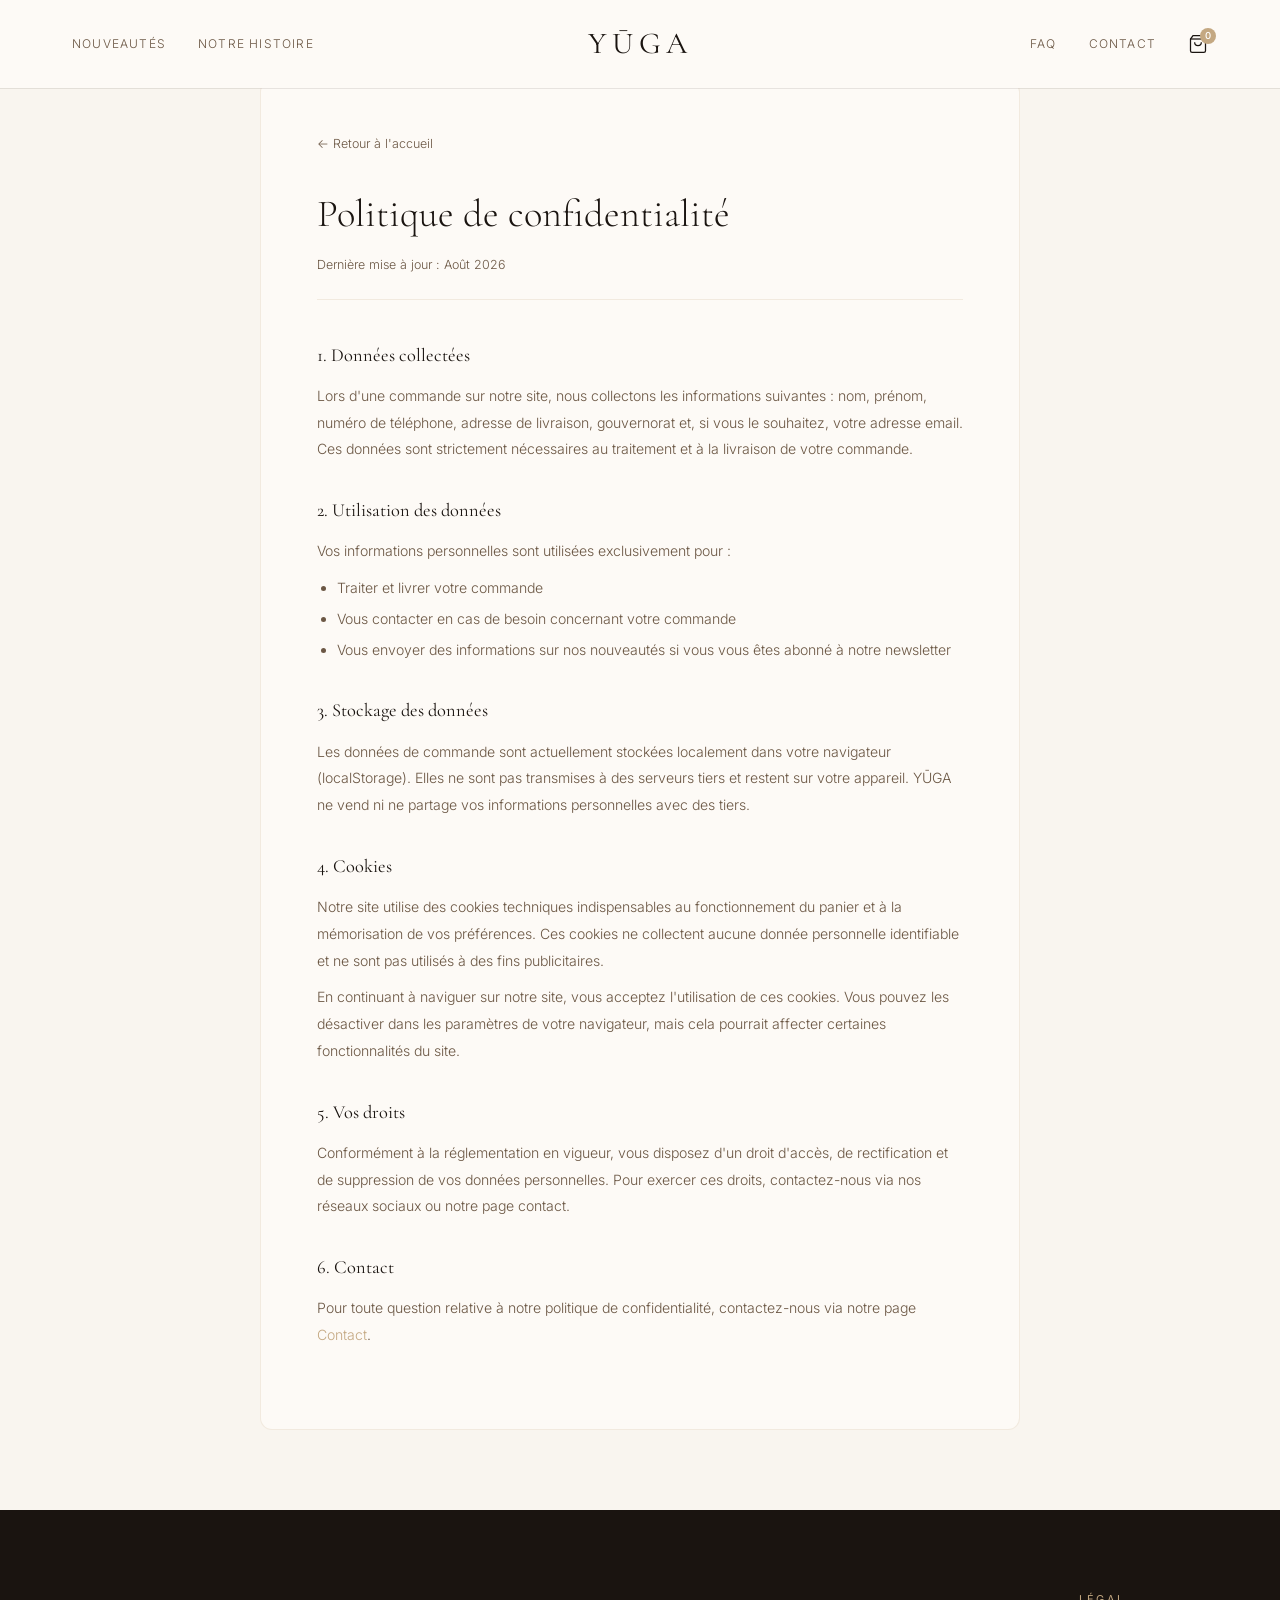
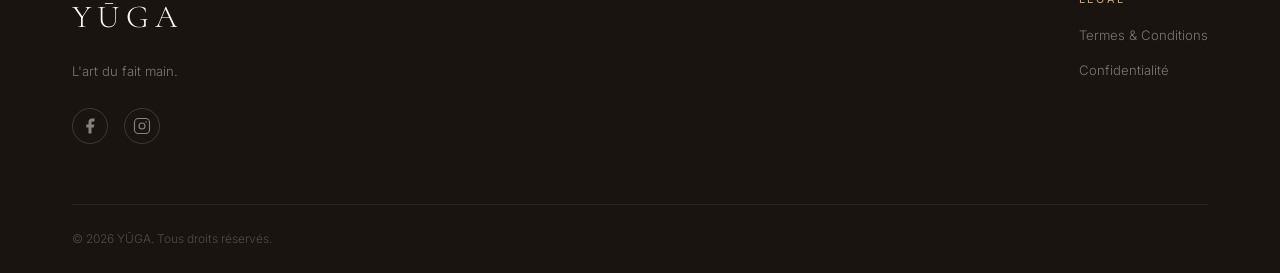
<file: confidentialite.html>
<!DOCTYPE html>
<html lang="fr">
<head>
  <meta charset="UTF-8" />
  <meta name="viewport" content="width=device-width, initial-scale=1.0" />
  <title>Confidentialité — YŪGA</title>
  <link rel="icon" type="image/png" href="Logo/ICON.png" />
  <link rel="preconnect" href="https://fonts.googleapis.com" />
  <link rel="preconnect" href="https://fonts.gstatic.com" crossorigin />
  <link href="https://fonts.googleapis.com/css2?family=Cormorant+Garamond:ital,wght@0,300;0,400;0,500;0,600;1,300;1,400&family=Inter:wght@300;400;500&display=swap" rel="stylesheet" />
  <link rel="stylesheet" href="style.css" />
  <link rel="stylesheet" href="legal.css" />
</head>
<body class="page-legal">

  <header class="header header--static" id="header">
    <nav class="nav">
      <div class="nav__left">
        <a href="produits.html" class="nav__link">Nouveautés</a>
        <a href="index.html#story" class="nav__link">Notre Histoire</a>
      </div>
      <a href="index.html" class="nav__logo">YŪGA</a>
      <div class="nav__right">
        <a href="index.html#faq" class="nav__link">FAQ</a>
        <a href="index.html#contact" class="nav__link">Contact</a>
        <button class="nav__cart" aria-label="Panier">
          <svg width="20" height="20" viewBox="0 0 24 24" fill="none" stroke="currentColor" stroke-width="1.5"><path d="M6 2L3 6v14a2 2 0 002 2h14a2 2 0 002-2V6l-3-4z"/><line x1="3" y1="6" x2="21" y2="6"/><path d="M16 10a4 4 0 01-8 0"/></svg>
          <span class="cart-count">0</span>
        </button>
      </div>
    </nav>
  </header>

  <div class="legal-page">
    <div class="legal-inner">
      <a href="index.html" class="legal-back">← Retour à l'accueil</a>
      <h1 class="legal-title">Politique de confidentialité</h1>
      <p class="legal-updated">Dernière mise à jour : Août 2026</p>

      <div class="legal-section">
        <h2>1. Données collectées</h2>
        <p>Lors d'une commande sur notre site, nous collectons les informations suivantes : nom, prénom, numéro de téléphone, adresse de livraison, gouvernorat et, si vous le souhaitez, votre adresse email. Ces données sont strictement nécessaires au traitement et à la livraison de votre commande.</p>
      </div>

      <div class="legal-section">
        <h2>2. Utilisation des données</h2>
        <p>Vos informations personnelles sont utilisées exclusivement pour :</p>
        <ul>
          <li>Traiter et livrer votre commande</li>
          <li>Vous contacter en cas de besoin concernant votre commande</li>
          <li>Vous envoyer des informations sur nos nouveautés si vous vous êtes abonné à notre newsletter</li>
        </ul>
      </div>

      <div class="legal-section">
        <h2>3. Stockage des données</h2>
        <p>Les données de commande sont actuellement stockées localement dans votre navigateur (localStorage). Elles ne sont pas transmises à des serveurs tiers et restent sur votre appareil. YŪGA ne vend ni ne partage vos informations personnelles avec des tiers.</p>
      </div>

      <div class="legal-section">
        <h2>4. Cookies</h2>
        <p>Notre site utilise des cookies techniques indispensables au fonctionnement du panier et à la mémorisation de vos préférences. Ces cookies ne collectent aucune donnée personnelle identifiable et ne sont pas utilisés à des fins publicitaires.</p>
        <p>En continuant à naviguer sur notre site, vous acceptez l'utilisation de ces cookies. Vous pouvez les désactiver dans les paramètres de votre navigateur, mais cela pourrait affecter certaines fonctionnalités du site.</p>
      </div>

      <div class="legal-section">
        <h2>5. Vos droits</h2>
        <p>Conformément à la réglementation en vigueur, vous disposez d'un droit d'accès, de rectification et de suppression de vos données personnelles. Pour exercer ces droits, contactez-nous via nos réseaux sociaux ou notre page contact.</p>
      </div>

      <div class="legal-section">
        <h2>6. Contact</h2>
        <p>Pour toute question relative à notre politique de confidentialité, contactez-nous via notre page <a href="index.html#contact">Contact</a>.</p>
      </div>
    </div>
  </div>

  <footer class="footer">
    <div class="container">
      <div class="footer__top">
        <div class="footer__brand">
          <a href="index.html" class="footer__logo">YŪGA</a>
          <p>L'art du fait main.</p>
          <div class="footer__social">
            <a href="https://www.facebook.com/yuga.universe" target="_blank" rel="noopener" aria-label="Facebook"><svg width="18" height="18" viewBox="0 0 24 24" fill="currentColor"><path d="M18 2h-3a5 5 0 00-5 5v3H7v4h3v8h4v-8h3l1-4h-4V7a1 1 0 011-1h3z"/></svg></a>
            <a href="https://www.instagram.com/yuga.universe" target="_blank" rel="noopener" aria-label="Instagram"><svg width="18" height="18" viewBox="0 0 24 24" fill="none" stroke="currentColor" stroke-width="1.5"><rect x="2" y="2" width="20" height="20" rx="5"/><circle cx="12" cy="12" r="4"/><circle cx="17.5" cy="6.5" r="1" fill="currentColor" stroke="none"/></svg></a>
          </div>
        </div>
        <div class="footer__nav">
          <div class="footer__col">
            <h5>Légal</h5>
            <a href="termes.html">Termes & Conditions</a>
            <a href="confidentialite.html">Confidentialité</a>
          </div>
        </div>
      </div>
      <div class="footer__bottom"><p>© 2026 YŪGA. Tous droits réservés.</p></div>
    </div>
  </footer>

  <div class="cart-drawer" id="cartDrawer" aria-hidden="true">
    <div class="cart-drawer__overlay" id="cartOverlay"></div>
    <div class="cart-drawer__panel">
      <div class="cart-drawer__head"><h3>Panier</h3><button class="cart-drawer__close" id="cartClose">✕</button></div>
      <div class="cart-drawer__body" id="cartBody"></div>
      <div class="cart-drawer__footer">
        <div class="cart-drawer__total"><span>Total</span><span id="cartTotal">0.00 DT</span></div>
        <button class="btn btn--primary cart-drawer__checkout" onclick="window.location.href='commande.html'">Passer la commande</button>
      </div>
    </div>
  </div>
  <div class="toast" id="toast"></div>
  <script src="app.js"></script>
</body>
</html>
</file>
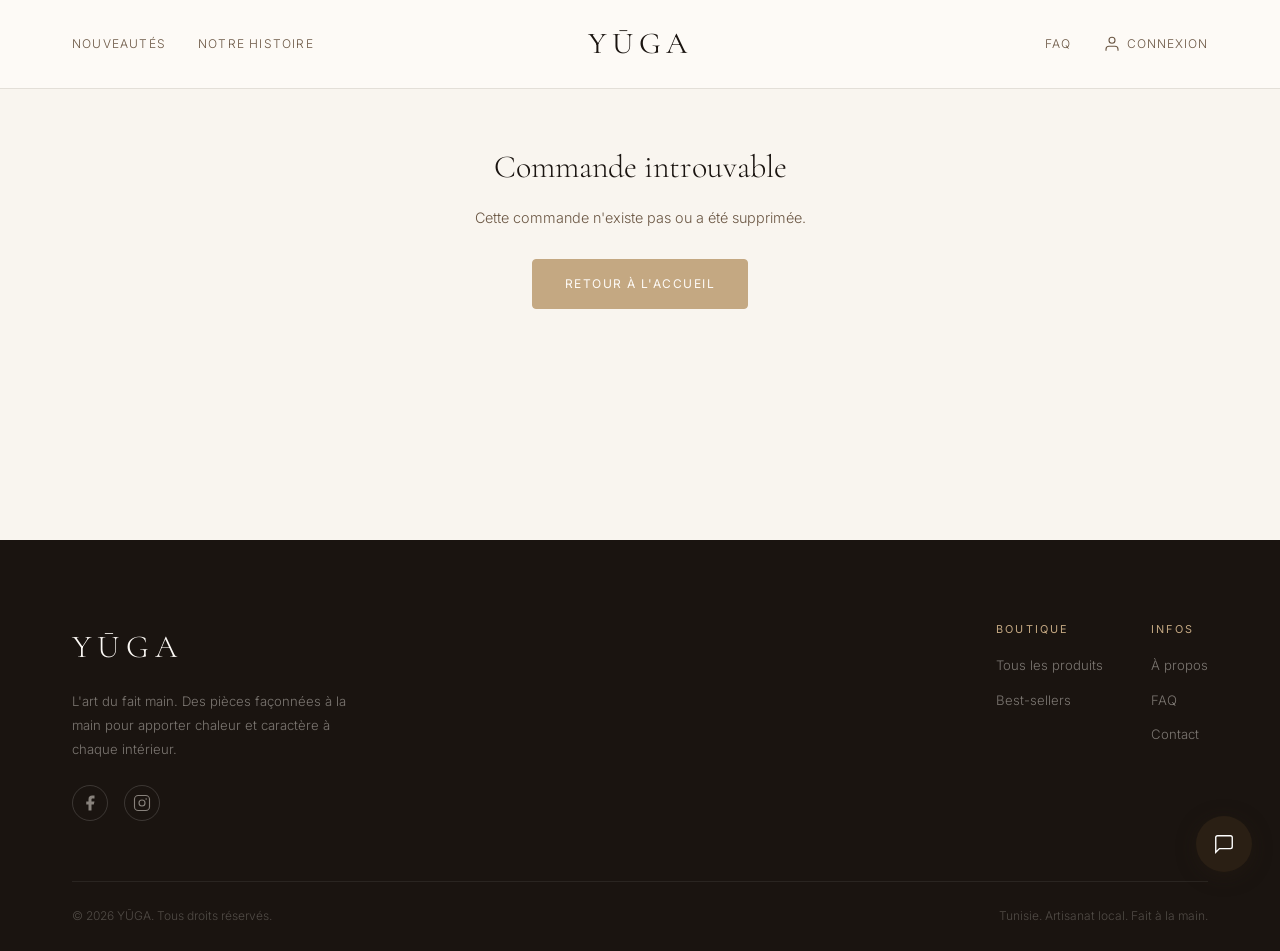
<file: ma-commande.html>
<!DOCTYPE html>
<html lang="fr">
<head>
  <meta charset="UTF-8" />
  <meta name="viewport" content="width=device-width, initial-scale=1.0" />
  <title>Ma Commande — YŪGA</title>
  <link rel="icon" type="image/png" href="Logo/ICON.png" />
  <link rel="preconnect" href="https://fonts.googleapis.com" />
  <link rel="preconnect" href="https://fonts.gstatic.com" crossorigin />
  <link href="https://fonts.googleapis.com/css2?family=Cormorant+Garamond:ital,wght@0,300;0,400;0,500;0,600;1,300;1,400&family=Inter:wght@300;400;500&display=swap" rel="stylesheet" />
  <link rel="stylesheet" href="style.css" />
  <link rel="stylesheet" href="chatbot.css" />
  <link rel="stylesheet" href="produits.css" />
  <link rel="stylesheet" href="ma-commande.css" />
</head>
<body class="page-products page-order">

  <!-- NAVBAR — same as produits.html -->
  <header class="header header--static" id="header">
    <nav class="nav">
      <div class="nav__left">
        <a href="produits.html" class="nav__link">Nouveautés</a>
        <a href="index.html#story" class="nav__link">Notre Histoire</a>
      </div>
      <a href="index.html" class="nav__logo">YŪGA</a>
      <div class="nav__right">
        <a href="index.html#faq" class="nav__link">FAQ</a>
        <div class="nav__user" id="navUser"></div>
        <button class="nav__notif" id="navNotif" style="display:none" aria-label="Notifications"><svg width="20" height="20" viewBox="0 0 24 24" fill="none" stroke="currentColor" stroke-width="1.5"><path d="M18 8A6 6 0 006 8c0 7-3 9-3 9h18s-3-2-3-9"/><path d="M13.73 21a2 2 0 01-3.46 0"/></svg><span class="notif-dot" id="notifDot"></span><div class="notif-popup" id="notifPopup"><div class="notif-popup__head">Notifications</div><div class="notif-list" id="notifList"></div></div></button>
      </div>
    </nav>
  </header>

  <!-- PAGE CONTENT -->
  <div class="order-page">
    <div class="order-page__inner" id="orderContent">
    </div>
  </div>

  <!-- FOOTER — same as produits.html -->
  <footer class="footer">
    <div class="container">
      <div class="footer__top">
        <div class="footer__brand">
          <a href="index.html" class="footer__logo">YŪGA</a>
          <p>L'art du fait main. Des pièces façonnées à la main pour apporter chaleur et caractère à chaque intérieur.</p>
          <div class="footer__social">
            <a href="https://www.facebook.com/yuga.universe" target="_blank" rel="noopener" aria-label="Facebook">
              <svg width="18" height="18" viewBox="0 0 24 24" fill="currentColor"><path d="M18 2h-3a5 5 0 00-5 5v3H7v4h3v8h4v-8h3l1-4h-4V7a1 1 0 011-1h3z"/></svg>
            </a>
            <a href="https://www.instagram.com/yuga.universe" target="_blank" rel="noopener" aria-label="Instagram">
              <svg width="18" height="18" viewBox="0 0 24 24" fill="none" stroke="currentColor" stroke-width="1.5"><rect x="2" y="2" width="20" height="20" rx="5"/><circle cx="12" cy="12" r="4"/><circle cx="17.5" cy="6.5" r="1" fill="currentColor" stroke="none"/></svg>
            </a>
          </div>
        </div>
        <div class="footer__nav">
          <div class="footer__col">
            <h5>Boutique</h5>
            <a href="produits.html">Tous les produits</a>
            <a href="index.html#products">Best-sellers</a>
          </div>
          <div class="footer__col">
            <h5>Infos</h5>
            <a href="index.html#story">À propos</a>
            <a href="index.html#faq">FAQ</a>
            <a href="index.html#contact">Contact</a>
          </div>
        </div>
      </div>
      <div class="footer__bottom">
        <p>© 2026 YŪGA. Tous droits réservés.</p>
        <p>Tunisie. Artisanat local. Fait à la main.</p>
      </div>
    </div>
  </footer>

  <!-- Decline confirm -->
  <div class="confirm-overlay" id="declineOverlay">
    <div class="confirm-box">
      <div class="confirm-icon">⚠️</div>
      <h3>Annuler la commande ?</h3>
      <p>Êtes-vous sûr de vouloir  cette commande ? Notre équipe sera informée.</p>
      <div class="confirm-actions">
        <button class="confirm-btn confirm-btn--cancel" id="declineCancel">Annuler</button>
        <button class="confirm-btn confirm-btn--delete" id="declineOk">Annuler</button>
      </div>
    </div>
  </div>

  <!-- Cart drawer -->
  <div class="cart-drawer" id="cartDrawer" aria-hidden="true">
    <div class="cart-drawer__overlay" id="cartOverlay"></div>
    <div class="cart-drawer__panel">
      <div class="cart-drawer__head">
        <h3>Panier</h3>
        <button class="cart-drawer__close" id="cartClose" aria-label="Fermer">✕</button>
      </div>
      <div class="cart-drawer__body" id="cartBody"></div>
      <div class="cart-drawer__footer">
        <div class="cart-drawer__total">
          <span>Total</span>
          <span id="cartTotal">0.00 DT</span>
        </div>
        <button class="btn btn--primary cart-drawer__checkout" onclick="window.location.href='commande.html'">Passer la commande</button>
      </div>
    </div>
  </div>

  <div class="toast" id="toast"></div>

  <script src="auth-nav.js"></script>
  <script src="app.js"></script>
  <script src="chatbot.js"></script>
  <script src="produits.js"></script>
  <script src="ma-commande.js"></script>
</body>
</html>
</file>
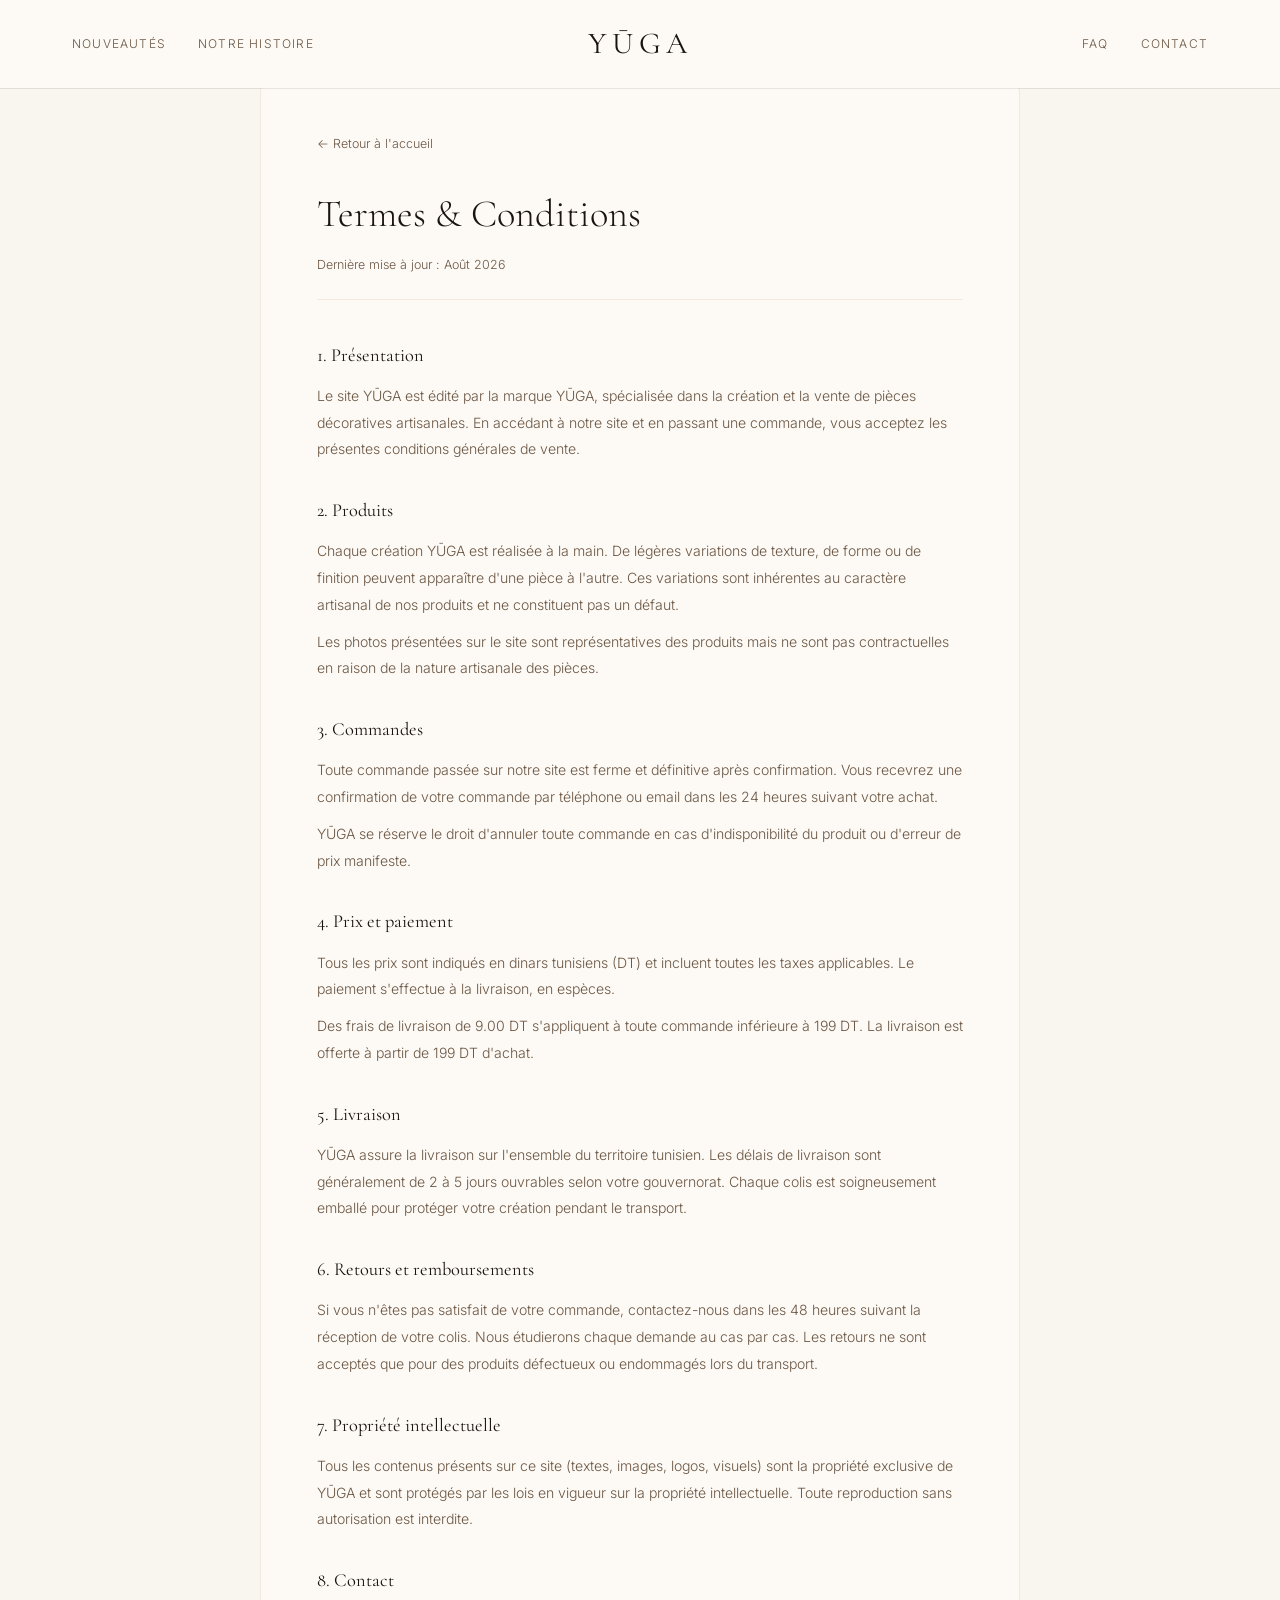
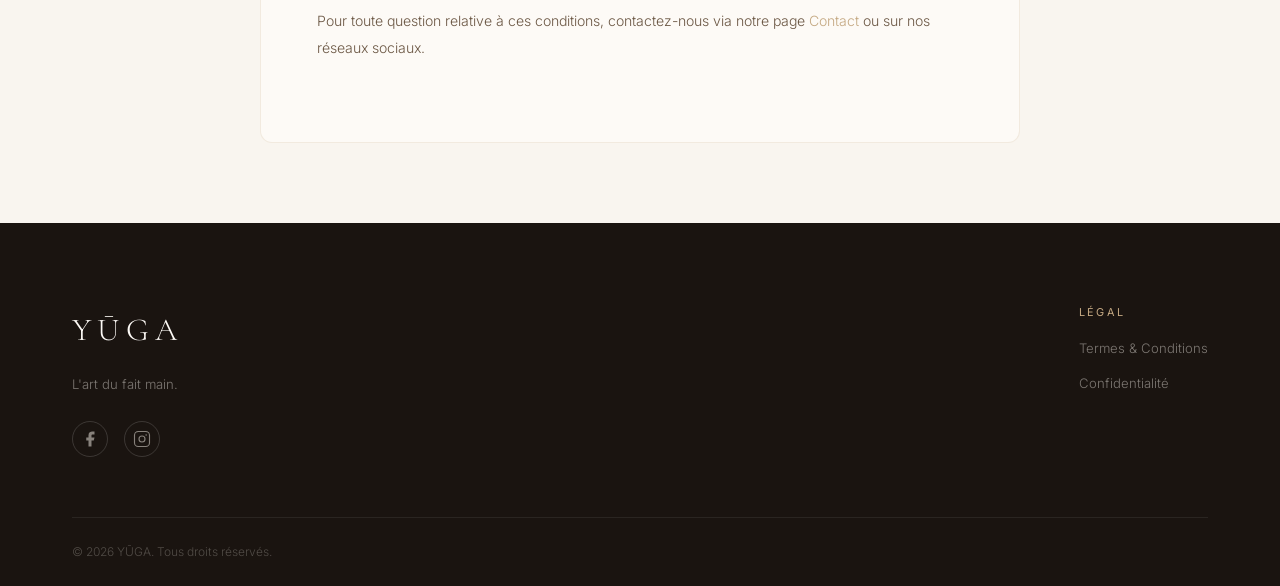
<file: termes.html>
<!DOCTYPE html>
<html lang="fr">
<head>
  <meta charset="UTF-8" />
  <meta name="viewport" content="width=device-width, initial-scale=1.0" />
  <title>Termes & Conditions — YŪGA</title>
  <link rel="icon" type="image/png" href="Logo/ICON.png" />
  <link rel="preconnect" href="https://fonts.googleapis.com" />
  <link rel="preconnect" href="https://fonts.gstatic.com" crossorigin />
  <link href="https://fonts.googleapis.com/css2?family=Cormorant+Garamond:ital,wght@0,300;0,400;0,500;0,600;1,300;1,400&family=Inter:wght@300;400;500&display=swap" rel="stylesheet" />
  <link rel="stylesheet" href="style.css" />
  <link rel="stylesheet" href="legal.css" />
</head>
<body class="page-legal">

  <header class="header header--static" id="header">
    <nav class="nav">
      <div class="nav__left">
        <a href="produits.html" class="nav__link">Nouveautés</a>
        <a href="index.html#story" class="nav__link">Notre Histoire</a>
      </div>
      <a href="index.html" class="nav__logo">YŪGA</a>
      <div class="nav__right">
        <a href="index.html#faq" class="nav__link">FAQ</a>
        <a href="index.html#contact" class="nav__link">Contact</a>
      </div>
    </nav>
  </header>

  <div class="legal-page">
    <div class="legal-inner">
      <a href="index.html" class="legal-back">← Retour à l'accueil</a>
      <h1 class="legal-title">Termes & Conditions</h1>
      <p class="legal-updated">Dernière mise à jour : Août 2026</p>

      <div class="legal-section">
        <h2>1. Présentation</h2>
        <p>Le site YŪGA est édité par la marque YŪGA, spécialisée dans la création et la vente de pièces décoratives artisanales. En accédant à notre site et en passant une commande, vous acceptez les présentes conditions générales de vente.</p>
      </div>

      <div class="legal-section">
        <h2>2. Produits</h2>
        <p>Chaque création YŪGA est réalisée à la main. De légères variations de texture, de forme ou de finition peuvent apparaître d'une pièce à l'autre. Ces variations sont inhérentes au caractère artisanal de nos produits et ne constituent pas un défaut.</p>
        <p>Les photos présentées sur le site sont représentatives des produits mais ne sont pas contractuelles en raison de la nature artisanale des pièces.</p>
      </div>

      <div class="legal-section">
        <h2>3. Commandes</h2>
        <p>Toute commande passée sur notre site est ferme et définitive après confirmation. Vous recevrez une confirmation de votre commande par téléphone ou email dans les 24 heures suivant votre achat.</p>
        <p>YŪGA se réserve le droit d'annuler toute commande en cas d'indisponibilité du produit ou d'erreur de prix manifeste.</p>
      </div>

      <div class="legal-section">
        <h2>4. Prix et paiement</h2>
        <p>Tous les prix sont indiqués en dinars tunisiens (DT) et incluent toutes les taxes applicables. Le paiement s'effectue à la livraison, en espèces.</p>
        <p>Des frais de livraison de 9.00 DT s'appliquent à toute commande inférieure à 199 DT. La livraison est offerte à partir de 199 DT d'achat.</p>
      </div>

      <div class="legal-section">
        <h2>5. Livraison</h2>
        <p>YŪGA assure la livraison sur l'ensemble du territoire tunisien. Les délais de livraison sont généralement de 2 à 5 jours ouvrables selon votre gouvernorat. Chaque colis est soigneusement emballé pour protéger votre création pendant le transport.</p>
      </div>

      <div class="legal-section">
        <h2>6. Retours et remboursements</h2>
        <p>Si vous n'êtes pas satisfait de votre commande, contactez-nous dans les 48 heures suivant la réception de votre colis. Nous étudierons chaque demande au cas par cas. Les retours ne sont acceptés que pour des produits défectueux ou endommagés lors du transport.</p>
      </div>

      <div class="legal-section">
        <h2>7. Propriété intellectuelle</h2>
        <p>Tous les contenus présents sur ce site (textes, images, logos, visuels) sont la propriété exclusive de YŪGA et sont protégés par les lois en vigueur sur la propriété intellectuelle. Toute reproduction sans autorisation est interdite.</p>
      </div>

      <div class="legal-section">
        <h2>8. Contact</h2>
        <p>Pour toute question relative à ces conditions, contactez-nous via notre page <a href="index.html#contact">Contact</a> ou sur nos réseaux sociaux.</p>
      </div>
    </div>
  </div>

  <footer class="footer">
    <div class="container">
      <div class="footer__top">
        <div class="footer__brand">
          <a href="index.html" class="footer__logo">YŪGA</a>
          <p>L'art du fait main.</p>
          <div class="footer__social">
            <a href="https://www.facebook.com/yuga.universe" target="_blank" rel="noopener" aria-label="Facebook"><svg width="18" height="18" viewBox="0 0 24 24" fill="currentColor"><path d="M18 2h-3a5 5 0 00-5 5v3H7v4h3v8h4v-8h3l1-4h-4V7a1 1 0 011-1h3z"/></svg></a>
            <a href="https://www.instagram.com/yuga.universe" target="_blank" rel="noopener" aria-label="Instagram"><svg width="18" height="18" viewBox="0 0 24 24" fill="none" stroke="currentColor" stroke-width="1.5"><rect x="2" y="2" width="20" height="20" rx="5"/><circle cx="12" cy="12" r="4"/><circle cx="17.5" cy="6.5" r="1" fill="currentColor" stroke="none"/></svg></a>
          </div>
        </div>
        <div class="footer__nav">
          <div class="footer__col">
            <h5>Légal</h5>
            <a href="termes.html">Termes & Conditions</a>
            <a href="confidentialite.html">Confidentialité</a>
          </div>
        </div>
      </div>
      <div class="footer__bottom">
        <p>© 2026 YŪGA. Tous droits réservés.</p>
      </div>
    </div>
  </footer>

  <div class="cart-drawer" id="cartDrawer" aria-hidden="true">
    <div class="cart-drawer__overlay" id="cartOverlay"></div>
    <div class="cart-drawer__panel">
      <div class="cart-drawer__head"><h3>Panier</h3><button class="cart-drawer__close" id="cartClose">✕</button></div>
      <div class="cart-drawer__body" id="cartBody"></div>
      <div class="cart-drawer__footer">
        <div class="cart-drawer__total"><span>Total</span><span id="cartTotal">0.00 DT</span></div>
        <button class="btn btn--primary cart-drawer__checkout" onclick="window.location.href='commande.html'">Passer la commande</button>
      </div>
    </div>
  </div>
  <div class="toast" id="toast"></div>
  <script src="app.js"></script>
</body>
</html>
</file>
<file: style.css>
/* ===========================
   YŪGA — Base & Reset
=========================== */
*, *::before, *::after { box-sizing: border-box; margin: 0; padding: 0; }

:root {
  --sand:    #f5f0e8;
  --sand-2:  #ede6d6;
  --clay:    #c4a882;
  --clay-2:  #a8896a;
  --espresso:#2a1f14;
  --ink:     #1a1410;
  --warm-mid:#6b5744;
  --white:   #fdfaf6;
  --off:     #f9f5ef;

  --font-serif: 'Cormorant Garamond', Georgia, serif;
  --font-sans:  'Inter', system-ui, sans-serif;

  --radius: 4px;
  --transition: 0.4s cubic-bezier(0.25, 0.46, 0.45, 0.94);
}

html { scroll-behavior: smooth; font-size: 16px; }

body {
  background: var(--white);
  color: var(--ink);
  font-family: var(--font-sans);
  font-weight: 300;
  line-height: 1.7;
  overflow-x: hidden;
}

a { text-decoration: none; color: inherit; }
img { display: block; max-width: 100%; }
button { cursor: pointer; border: none; background: none; font-family: inherit; }

.container { max-width: 1200px; margin: 0 auto; padding: 0 32px; }

/* ===========================
   Reveal Animations
=========================== */
.reveal {
  opacity: 0;
  transform: translateY(32px);
  transition: opacity 0.7s ease, transform 0.7s ease;
}
.reveal.visible {
  opacity: 1;
  transform: translateY(0);
}

/* ===========================
   Announcement Bar
=========================== */
.announcement-bar {
  background: var(--espresso);
  color: var(--sand);
  font-size: 0.72rem;
  letter-spacing: 0.12em;
  text-transform: uppercase;
  text-align: center;
  padding: 10px 16px;
  display: flex;
  justify-content: center;
  align-items: center;
  gap: 16px;
  flex-wrap: wrap;
}
.announcement-bar .dot { opacity: 0.4; }

/* ===========================
   Header / Nav
=========================== */
.header {
  position: fixed;
  top: 36px;
  left: 0; right: 0;
  z-index: 100;
  transition: top 0.3s, background 0.3s, box-shadow 0.3s;
}
.header.scrolled {
  top: 0;
  background: rgba(253, 250, 246, 0.96);
  backdrop-filter: blur(12px);
  box-shadow: 0 1px 0 rgba(42,31,20,0.08);
}
.nav {
  max-width: 1200px;
  margin: 0 auto;
  padding: 18px 32px;
  display: flex;
  align-items: center;
  justify-content: space-between;
}
.nav__left, .nav__right {
  display: flex;
  align-items: center;
  gap: 32px;
  flex: 1;
}
.nav__right { justify-content: flex-end; }
.nav__logo {
  font-family: var(--font-serif);
  font-size: 1.9rem;
  font-weight: 400;
  letter-spacing: 0.18em;
  color: var(--white);
  transition: color 0.25s;
}
.header.scrolled .nav__logo { color: var(--ink); }

/* Navbar turns white on hover */
.header:hover {
  background: rgba(253, 250, 246, 0.98) !important;
  backdrop-filter: blur(12px);
  box-shadow: 0 1px 0 rgba(42,31,20,0.08);
}
.header:hover .nav__logo { color: var(--ink); }
.header:hover .nav__link { color: var(--warm-mid); }
.header:hover .nav__cart { color: var(--ink); }
.nav__link {
  font-size: 0.75rem;
  letter-spacing: 0.1em;
  text-transform: uppercase;
  color: var(--warm-mid);
  transition: color 0.2s;
}
.nav__link:hover { color: var(--ink); }
.nav__cart {
  position: relative;
  color: var(--ink);
  display: flex;
  align-items: center;
}
.cart-count {
  position: absolute;
  top: -6px; right: -8px;
  background: var(--clay);
  color: white;
  font-size: 0.6rem;
  font-weight: 500;
  width: 16px; height: 16px;
  border-radius: 50%;
  display: flex;
  align-items: center;
  justify-content: center;
}

/* ===========================
   Hero
=========================== */
.hero {
  min-height: 100vh;
  display: flex;
  align-items: center;
  justify-content: center;
  position: relative;
  overflow: hidden;
  background: var(--espresso);
}
.hero__bg {
  position: absolute;
  inset: 0;
}
.hero__bg-img {
  width: 100%; height: 100%;
  object-fit: cover;
  object-position: center;
  display: block;
}
.hero__overlay {
  position: absolute;
  inset: 0;
  background: linear-gradient(180deg, rgba(26,20,16,0.2) 0%, rgba(26,20,16,0.6) 100%);
}
.hero__noise {
  position: absolute;
  inset: 0;
  opacity: 0.04;
  background-image: url("data:image/svg+xml,%3Csvg viewBox='0 0 256 256' xmlns='http://www.w3.org/2000/svg'%3E%3Cfilter id='noise'%3E%3CfeTurbulence type='fractalNoise' baseFrequency='0.9' numOctaves='4' stitchTiles='stitch'/%3E%3C/filter%3E%3Crect width='100%25' height='100%25' filter='url(%23noise)'/%3E%3C/svg%3E");
  background-size: 200px;
}
.hero__content {
  position: relative;
  z-index: 2;
  text-align: center;
  padding: 0 24px;
  max-width: 800px;
}
.hero__eyebrow {
  font-size: 0.72rem;
  letter-spacing: 0.25em;
  text-transform: uppercase;
  color: #f0d9b5;
  font-weight: 600;
  margin-bottom: 20px;
}
.hero__title {
  font-family: var(--font-serif);
  font-size: clamp(3.5rem, 9vw, 8rem);
  font-weight: 300;
  line-height: 1.0;
  color: var(--white);
  margin-bottom: 28px;
}
.hero__title em {
  display: block;
  font-style: italic;
  color: var(--clay);
}
.hero__sub {
  font-size: 1rem;
  color: rgba(255,255,255,0.92);
  margin-bottom: 44px;
  line-height: 1.8;
  text-shadow: 0 1px 6px rgba(0,0,0,0.5);
}
.hero__actions {
  display: flex;
  gap: 16px;
  justify-content: center;
  flex-wrap: wrap;
}
.hero__scroll {
  position: absolute;
  bottom: 40px;
  left: 50%;
  transform: translateX(-50%);
  z-index: 2;
}
.hero__scroll span {
  display: block;
  width: 1px;
  height: 60px;
  background: linear-gradient(to bottom, transparent, var(--clay));
  margin: 0 auto;
  animation: scrollPulse 2s ease-in-out infinite;
}
@keyframes scrollPulse {
  0%, 100% { opacity: 0.3; transform: scaleY(1); }
  50% { opacity: 1; transform: scaleY(1.2); }
}
.hero__shape {
  position: absolute;
  border-radius: 50%;
  opacity: 0.06;
  pointer-events: none;
}
.hero__shape--1 {
  width: 600px; height: 600px;
  border: 1px solid var(--clay);
  top: -150px; right: -150px;
}
.hero__shape--2 {
  width: 300px; height: 300px;
  border: 1px solid var(--clay);
  bottom: -80px; left: 5%;
}

/* ===========================
   Buttons
=========================== */
.btn {
  display: inline-flex;
  align-items: center;
  gap: 8px;
  padding: 14px 32px;
  font-size: 0.75rem;
  letter-spacing: 0.12em;
  text-transform: uppercase;
  border-radius: var(--radius);
  font-family: var(--font-sans);
  font-weight: 400;
  transition: all 0.3s;
  cursor: pointer;
}
.btn--primary {
  background: var(--clay);
  color: var(--white);
  border: 1px solid var(--clay);
}
.btn--primary:hover {
  background: var(--clay-2);
  border-color: var(--clay-2);
  transform: translateY(-1px);
}
.btn--ghost {
  background: transparent;
  color: var(--white);
  border: 1px solid rgba(255,255,255,0.3);
}
.btn--ghost:hover {
  border-color: var(--clay);
  color: var(--clay);
}
.btn--outline {
  background: transparent;
  color: var(--ink);
  border: 1px solid var(--ink);
}
.btn--outline:hover {
  background: var(--ink);
  color: var(--white);
}

/* ===========================
   Marquee Strip
=========================== */
.marquee-strip {
  background: var(--sand-2);
  border-top: 1px solid rgba(196,168,130,0.3);
  border-bottom: 1px solid rgba(196,168,130,0.3);
  overflow: hidden;
  padding: 10px 0;
}
.marquee-track {
  display: flex;
  gap: 40px;
  white-space: nowrap;
  animation: marquee 22s linear infinite;
  font-size: 0.72rem;
  letter-spacing: 0.18em;
  text-transform: uppercase;
  color: var(--warm-mid);
}
.marquee-track .sep { color: var(--clay); }
@keyframes marquee {
  from { transform: translateX(0); }
  to { transform: translateX(-50%); }
}

/* ===========================
   Section Shared
=========================== */
.section-header {
  text-align: center;
  margin-bottom: 64px;
}
.section-tag {
  font-size: 0.68rem;
  letter-spacing: 0.25em;
  text-transform: uppercase;
  color: var(--clay);
  margin-bottom: 12px;
}
.section-title {
  font-family: var(--font-serif);
  font-size: clamp(2rem, 4vw, 3.2rem);
  font-weight: 300;
  color: var(--ink);
  line-height: 1.1;
}
.section-sub {
  margin-top: 16px;
  color: var(--warm-mid);
  font-size: 0.95rem;
  max-width: 480px;
  margin-inline: auto;
}

/* ===========================
   Collections
=========================== */
.collections { padding: 48px 0 56px; background: #f5ede4; }
.collections__title {
  font-family: var(--font-sans);
  font-size: 1.2rem;
  font-weight: 700;
  color: var(--ink);
  margin-bottom: 24px;
}
.collections__track { display: flex; }

.coll-card { display: flex; flex-direction: column; gap: 12px; }
.coll-card__img {
  width: 200px; height: 200px;
  border-radius: 20px;
  overflow: hidden;
  background: var(--sand-2);
}
.coll-card__img img {
  width: 100%; height: 100%;
  object-fit: cover;
  object-position: center;
  display: block;
}
.coll-card__label {
  display: inline-block;
  align-self: flex-start;
  border: 1px solid rgba(42,31,20,0.3);
  border-radius: 20px;
  padding: 7px 18px;
  font-size: 0.8rem;
  color: var(--ink);
  font-family: var(--font-sans);
  font-weight: 400;
  background: transparent;
  transition: background 0.2s, color 0.2s;
  white-space: nowrap;
}
.coll-card__label:hover { background: var(--ink); color: #fff; }

/* ===========================
   Products
=========================== */
.products { padding: 100px 0; background: #fff; }
.products__grid {
  display: grid;
  grid-template-columns: repeat(2, 1fr);
  gap: 40px 32px;
  max-width: 700px;
  margin: 0 auto;
}
.product-card {
  background: transparent;
  cursor: pointer;
}
.product-card__img-wrap {
  position: relative;
  overflow: hidden;
  aspect-ratio: 1 / 1;
  background: #f0ebe3;
  border-radius: 16px;
  display: flex;
  align-items: center;
  justify-content: center;
}
.product-card__img {
  width: 85%;
  height: 85%;
  object-fit: contain;
  object-position: center;
  display: block;
  transition: transform 0.5s ease;
}
.product-card:hover .product-card__img { transform: scale(1.06); }

/* product slider */
.product-card__slider {
  position: relative;
  width: 100%; height: 100%;
}
.product-card__img {
  position: absolute;
  inset: 0;
  width: 100%; height: 100%;
  object-fit: contain;
  object-position: center;
  padding: 12px;
  display: block;
  opacity: 0;
  transition: opacity 0.3s ease;
}
.product-card__img.active {
  opacity: 1;
  position: relative;
}

.product-card__dots {
  position: absolute;
  bottom: 4px;
  left: 50%;
  transform: translateX(-50%);
  display: flex;
  gap: 5px;
  z-index: 2;
}
.product-card__dots .dot {
  width: 6px; height: 6px;
  border-radius: 50%;
  background: rgba(42,31,20,0.25);
  transition: background 0.3s, transform 0.3s;
  cursor: pointer;
}
.product-card__dots .dot.active {
  background: var(--espresso);
  transform: scale(1.2);
}
.product-card__badge {
  position: absolute;
  top: 12px; left: 12px;
  background: #6b5744;
  color: white;
  font-size: 0.65rem;
  letter-spacing: 0.06em;
  padding: 5px 11px;
  border-radius: 20px;
  font-family: var(--font-sans);
}
.product-card__badge--new { background: var(--espresso); }

/* cart icon button top-right */
.product-card__cart-btn {
  position: absolute;
  top: 12px; right: 12px;
  width: 36px; height: 36px;
  background: #fff;
  border-radius: 50%;
  display: flex;
  align-items: center;
  justify-content: center;
  box-shadow: 0 2px 8px rgba(0,0,0,0.10);
  transition: background 0.2s, transform 0.2s;
  border: none;
  cursor: pointer;
  color: var(--ink);
}
.product-card__cart-btn:hover {
  background: var(--espresso);
  color: #fff;
  transform: scale(1.08);
}
.product-card__cart-btn svg { display: block; }

.product-card__body { padding: 14px 4px 0; text-align: center; }
.product-card__name {
  font-family: var(--font-sans);
  font-size: 0.92rem;
  font-weight: 400;
  color: var(--ink);
  margin-bottom: 6px;
  letter-spacing: 0.01em;
}
.product-card__pricing { display: flex; gap: 8px; align-items: baseline; justify-content: center; }
.product-card__price { font-size: 0.88rem; color: var(--ink); font-weight: 400; }
.product-card__old-price { font-size: 0.82rem; color: #aaa; text-decoration: line-through; }
.products__footer { text-align: center; margin-top: 56px; }

/* ===========================
   Story
=========================== */
.story { padding: 120px 0; background: var(--white); overflow: hidden; }
.story__inner {
  max-width: 1200px;
  margin: 0 auto;
  padding: 0 32px;
  display: grid;
  grid-template-columns: 1fr 1fr;
  gap: 80px;
  align-items: center;
}
.story__img-block { position: relative; }
.story__img-main {
  width: 100%;
  aspect-ratio: 4/5;
  border-radius: 6px;
  object-fit: cover;
  object-position: center;
  display: block;
}
.story__img-accent {
  position: absolute;
  width: 55%;
  aspect-ratio: 1;
  bottom: -40px; right: -40px;
  border-radius: 6px;
  border: 8px solid var(--white);
  object-fit: cover;
  object-position: center;
  display: block;
}
.story__stat-card {
  position: absolute;
  top: 40px; right: -30px;
  background: var(--espresso);
  color: var(--white);
  padding: 24px 28px;
  border-radius: 4px;
  text-align: center;
}
.story__stat-num {
  display: block;
  font-family: var(--font-serif);
  font-size: 2.4rem;
  font-weight: 300;
  color: var(--clay);
}
.story__stat-label {
  font-size: 0.68rem;
  letter-spacing: 0.15em;
  text-transform: uppercase;
  opacity: 0.6;
}
.story__text { display: flex; flex-direction: column; gap: 20px; }
.story__body { color: var(--warm-mid); line-height: 1.9; font-size: 0.95rem; }
.story__values { display: flex; flex-direction: column; gap: 18px; margin: 8px 0; }
.story__value {
  display: flex;
  gap: 16px;
  align-items: flex-start;
}
.story__value-icon {
  color: var(--clay);
  font-size: 1.1rem;
  margin-top: 2px;
  flex-shrink: 0;
}
.story__value strong { display: block; color: var(--ink); font-weight: 500; margin-bottom: 2px; }
.story__value p { font-size: 0.85rem; color: var(--warm-mid); }

/* ===========================
   Process
=========================== */
.process { padding: 80px 0; background: var(--espresso); }
.process__grid {
  display: flex;
  align-items: center;
  gap: 0;
}
.process__step {
  flex: 1;
  text-align: center;
  padding: 0 32px;
  color: var(--sand);
}
.process__num {
  display: block;
  font-family: var(--font-serif);
  font-size: 2.5rem;
  color: var(--clay);
  opacity: 0.5;
  margin-bottom: 16px;
  font-weight: 300;
}
.process__step h4 {
  font-family: var(--font-serif);
  font-size: 1.15rem;
  font-weight: 400;
  margin-bottom: 10px;
}
.process__step p { font-size: 0.82rem; color: rgba(245,240,232,0.5); line-height: 1.7; }
.process__divider {
  width: 1px;
  height: 80px;
  background: rgba(196,168,130,0.2);
  flex-shrink: 0;
}

/* ===========================
   FAQ
=========================== */
.faq { padding: 100px 0; background: var(--off); }
.faq__list { max-width: 760px; margin: 0 auto; }
.faq__item {
  border-bottom: 1px solid rgba(196,168,130,0.3);
}
.faq__question {
  width: 100%;
  text-align: left;
  padding: 22px 0;
  font-size: 0.95rem;
  color: var(--ink);
  display: flex;
  justify-content: space-between;
  align-items: center;
  gap: 16px;
  font-family: var(--font-serif);
  font-size: 1.1rem;
  font-weight: 400;
  transition: color 0.2s;
}
.faq__question:hover { color: var(--clay); }
.faq__icon {
  font-size: 1.4rem;
  color: var(--clay);
  transition: transform 0.3s;
  flex-shrink: 0;
  line-height: 1;
}
.faq__item.open .faq__icon { transform: rotate(45deg); }
.faq__answer {
  max-height: 0;
  overflow: hidden;
  transition: max-height 0.4s ease, padding 0.3s;
}
.faq__answer p { padding-bottom: 22px; color: var(--warm-mid); font-size: 0.9rem; line-height: 1.8; }
.faq__item.open .faq__answer { max-height: 200px; }
.faq__contact { text-align: center; margin-top: 48px; color: var(--warm-mid); font-size: 0.9rem; }
.faq__contact a { color: var(--clay); border-bottom: 1px solid transparent; transition: border-color 0.2s; }
.faq__contact a:hover { border-color: var(--clay); }

/* ===========================
   Newsletter
=========================== */
.newsletter {
  padding: 120px 32px;
  background: var(--espresso);
  text-align: center;
}
.newsletter__inner { max-width: 560px; margin: 0 auto; }
.newsletter__title {
  font-family: var(--font-serif);
  font-size: clamp(2.2rem, 5vw, 3.5rem);
  font-weight: 300;
  color: var(--white);
  margin-bottom: 16px;
}
.newsletter__sub { color: rgba(245,240,232,0.55); font-size: 0.9rem; margin-bottom: 40px; }
.newsletter__form {
  display: flex;
  gap: 0;
  max-width: 440px;
  margin: 0 auto;
  border: 1px solid rgba(196,168,130,0.4);
  border-radius: 3px;
  overflow: hidden;
}
.newsletter__form input {
  flex: 1;
  background: transparent;
  border: none;
  outline: none;
  padding: 14px 18px;
  color: var(--white);
  font-family: var(--font-sans);
  font-size: 0.85rem;
}
.newsletter__form input::placeholder { color: rgba(245,240,232,0.35); }
.newsletter__form button {
  background: var(--clay);
  color: white;
  padding: 14px 24px;
  font-size: 0.72rem;
  letter-spacing: 0.12em;
  text-transform: uppercase;
  font-family: var(--font-sans);
  transition: background 0.2s;
}
.newsletter__form button:hover { background: var(--clay-2); }
.newsletter__note { margin-top: 16px; font-size: 0.8rem; color: var(--clay); min-height: 20px; }

/* ===========================
   Footer
=========================== */
.footer { background: var(--ink); color: var(--sand); padding: 80px 0 0; }
.footer__top {
  display: flex;
  gap: 80px;
  padding-bottom: 60px;
  border-bottom: 1px solid rgba(255,255,255,0.07);
}
.footer__brand { max-width: 280px; }
.footer__logo {
  font-family: var(--font-serif);
  font-size: 2rem;
  letter-spacing: 0.2em;
  display: block;
  margin-bottom: 16px;
  color: var(--white);
  transition: opacity 0.2s;
}
.footer__logo:hover { opacity: 0.7; }
.footer__brand p { font-size: 0.82rem; color: rgba(245,240,232,0.45); line-height: 1.8; margin-bottom: 24px; }
.footer__social { display: flex; gap: 16px; }
.footer__social a {
  width: 36px; height: 36px;
  border: 1px solid rgba(255,255,255,0.15);
  border-radius: 50%;
  display: flex;
  align-items: center;
  justify-content: center;
  color: rgba(245,240,232,0.5);
  transition: all 0.2s;
}
.footer__social a:hover { border-color: var(--clay); color: var(--clay); }
.footer__nav {
  flex: 1;
  display: flex;
  gap: 48px;
  justify-content: flex-end;
}
.footer__col { display: flex; flex-direction: column; gap: 12px; }
.footer__col h5 {
  font-size: 0.68rem;
  letter-spacing: 0.2em;
  text-transform: uppercase;
  color: var(--clay);
  margin-bottom: 4px;
  font-weight: 400;
}
.footer__col a { font-size: 0.82rem; color: rgba(245,240,232,0.45); transition: color 0.2s; }
.footer__col a:hover { color: var(--white); }
.footer__bottom {
  padding: 24px 0;
  display: flex;
  justify-content: space-between;
  align-items: center;
  font-size: 0.75rem;
  color: rgba(245,240,232,0.25);
  flex-wrap: wrap;
  gap: 8px;
}

/* ===========================
   Cart Drawer
=========================== */
.cart-drawer {
  position: fixed;
  inset: 0;
  z-index: 400;
  pointer-events: none;
}
.cart-drawer.open { pointer-events: all; }
.cart-drawer__overlay {
  position: absolute;
  inset: 0;
  background: rgba(26,20,16,0.5);
  opacity: 0;
  transition: opacity 0.3s;
}
.cart-drawer.open .cart-drawer__overlay { opacity: 1; }
.cart-drawer__panel {
  position: absolute;
  top: 0; right: 0; bottom: 0;
  width: 400px;
  max-width: 100vw;
  background: var(--white);
  transform: translateX(100%);
  transition: transform 0.4s cubic-bezier(0.25, 0.46, 0.45, 0.94);
  display: flex;
  flex-direction: column;
}
.cart-drawer.open .cart-drawer__panel { transform: translateX(0); }
.cart-drawer__head {
  padding: 24px;
  border-bottom: 1px solid var(--sand-2);
  display: flex;
  justify-content: space-between;
  align-items: center;
}
.cart-drawer__head h3 {
  font-family: var(--font-serif);
  font-size: 1.4rem;
  font-weight: 400;
}
.cart-drawer__close {
  font-size: 1.1rem;
  color: var(--warm-mid);
  transition: color 0.2s;
}
.cart-drawer__close:hover { color: var(--ink); }
.cart-drawer__body {
  flex: 1;
  overflow-y: auto;
  padding: 24px;
  display: flex;
  flex-direction: column;
  gap: 16px;
}
.cart-drawer__empty { color: var(--warm-mid); font-size: 0.9rem; text-align: center; margin-top: 40px; }
.cart-item {
  display: flex;
  gap: 14px;
  align-items: center;
  padding-bottom: 16px;
  border-bottom: 1px solid var(--sand-2);
}
.cart-item__img {
  width: 64px; height: 80px;
  border-radius: 4px;
  flex-shrink: 0;
  object-fit: cover;
  object-position: center;
  display: block;
}
.cart-item__info { flex: 1; }
.cart-item__name { font-family: var(--font-serif); font-size: 1rem; color: var(--ink); }
.cart-item__price { font-size: 0.85rem; color: var(--warm-mid); margin-top: 4px; }
.cart-item__remove { color: var(--warm-mid); font-size: 0.85rem; transition: color 0.2s; }
.cart-item__remove:hover { color: var(--ink); }
.cart-drawer__footer {
  padding: 24px;
  border-top: 1px solid var(--sand-2);
}
.cart-drawer__total {
  display: flex;
  justify-content: space-between;
  font-size: 0.9rem;
  margin-bottom: 16px;
  font-weight: 500;
}
.cart-drawer__checkout { width: 100%; justify-content: center; padding: 16px; }

/* ===========================
   Toast
=========================== */
.toast {
  position: fixed;
  bottom: 32px;
  left: 50%;
  transform: translateX(-50%) translateY(20px);
  background: var(--espresso);
  color: var(--white);
  padding: 14px 28px;
  border-radius: 40px;
  font-size: 0.82rem;
  letter-spacing: 0.06em;
  opacity: 0;
  pointer-events: none;
  transition: opacity 0.3s, transform 0.3s;
  z-index: 300;
  white-space: nowrap;
}
.toast.show {
  opacity: 1;
  transform: translateX(-50%) translateY(0);
}

/* ===========================
   Responsive
=========================== */
@media (max-width: 1024px) {
  .collections__grid { grid-template-columns: 1fr 1fr; }
  .collection-card--large { grid-row: span 1; grid-column: span 2; }
  .products__grid { grid-template-columns: repeat(2, 1fr); }
  .story__inner { grid-template-columns: 1fr; gap: 60px; }
  .story__img-accent { right: 0; bottom: -24px; }
  .story__stat-card { right: 0; }
  .footer__top { flex-direction: column; gap: 48px; }
  .footer__nav { justify-content: flex-start; }
}

@media (max-width: 768px) {
  .nav__left { display: none; }
  .nav__right .nav__link { display: none; }
  /* Keep login link & user menu visible on mobile */
  .nav__right .nav__login-link { display: flex !important; align-items: center; }
  .nav__user { display: flex !important; }
  .nav__cart { display: flex !important; }
  /* Tighten nav spacing on mobile */
  .nav { padding: 16px 20px; }
  .nav__right { gap: 16px; flex: none; }
  .collections__grid { grid-template-columns: 1fr; }
  .collection-card--large { grid-column: span 1; }
  .process__grid { flex-direction: column; gap: 40px; }
  .process__divider { width: 80px; height: 1px; }
  .footer__nav { flex-wrap: wrap; gap: 32px; }
  .hero__sub br { display: none; }
}

@media (max-width: 480px) {
  .products__grid { grid-template-columns: 1fr; }
  .newsletter__form { flex-direction: column; border: none; gap: 8px; }
  .newsletter__form input {
    border: 1px solid rgba(196,168,130,0.4);
    border-radius: 3px;
    padding: 14px 18px;
  }
  .newsletter__form button { border-radius: 3px; padding: 14px; }
  .hero__actions { flex-direction: column; align-items: center; }
  .cart-drawer__panel { width: 100vw; }
}

/* ===========================
   Notification Bell
=========================== */
.nav__notif {
  position: relative;
  color: var(--white);
  display: flex;
  align-items: center;
  transition: color 0.2s;
  cursor: pointer;
  background: none;
  border: none;
  padding: 0;
}
.header.scrolled .nav__notif { color: var(--ink); }
.header:hover .nav__notif { color: var(--ink); }
/* Always dark on static navbar pages */
.header--static .nav__notif { color: var(--ink) !important; }
.page-products .nav__notif { color: var(--ink) !important; }
.page-checkout .nav__notif { color: var(--ink) !important; }
.notif-dot {
  position: absolute;
  top: -4px; right: -4px;
  width: 9px; height: 9px;
  background: #e74c3c;
  border-radius: 50%;
  border: 2px solid var(--white);
  animation: notifPulse 1.5s ease-in-out infinite;
  display: none; /* hidden until there's a notif */
}
.notif-dot.visible { display: block; }
.header.scrolled .notif-dot,
.header:hover .notif-dot { border-color: var(--white); }
@keyframes notifPulse {
  0%, 100% { transform: scale(1); opacity: 1; }
  50% { transform: scale(1.3); opacity: 0.7; }
}

/* Notification popup */
.notif-popup {
  position: absolute;
  top: calc(100% + 12px);
  right: 0;
  width: 300px;
  background: var(--white);
  border-radius: 10px;
  box-shadow: 0 12px 40px rgba(0,0,0,0.15);
  z-index: 300;
  overflow: hidden;
  display: none;
}
.notif-popup.open { display: block; }

/* Bell icon responsive fixes */
@media (max-width: 768px) {
  .nav__notif {
    width: 20px;
    height: 20px;
    position: relative;
    z-index: 20;
    pointer-events: auto;
  }
  
  .notif-popup {
    width: 280px;
    right: -40px;
  }
}

@media (max-width: 480px) {
  .nav__notif {
    width: 18px;
    height: 18px;
    position: relative;
    z-index: 20;
    pointer-events: auto;
  }
  
  .notif-popup {
    width: 250px;
    right: -60px;
  }
}
.notif-popup__head {
  padding: 14px 18px;
  border-bottom: 1px solid rgba(196,168,130,0.2);
  font-size: 0.78rem;
  font-weight: 600;
  letter-spacing: 0.08em;
  text-transform: uppercase;
  color: var(--ink);
  display: flex;
  justify-content: space-between;
  align-items: center;
}
.notif-popup__clear {
  color: var(--mid);
  cursor: pointer;
  border: none;
  background: none;
  display: flex;
  align-items: center;
  padding: 4px;
  border-radius: 4px;
  transition: color 0.2s, background 0.2s;
}
.notif-popup__clear:hover { color: #e74c3c; background: rgba(231,76,60,0.08); }
.notif-list { max-height: 280px; overflow-y: auto; }
.notif-item {
  padding: 14px 18px;
  border-bottom: 1px solid rgba(196,168,130,0.1);
  display: flex;
  gap: 12px;
  align-items: flex-start;
}
.notif-item:last-child { border-bottom: none; }
.notif-item__icon {
  width: 32px; height: 32px;
  border-radius: 50%;
  background: rgba(46,204,113,0.12);
  color: #27ae60;
  display: flex; align-items: center; justify-content: center;
  flex-shrink: 0;
  font-size: 0.9rem;
}
.notif-item__text p { font-size: 0.82rem; color: var(--ink); font-weight: 500; }
.notif-item__text span { font-size: 0.72rem; color: var(--warm-mid); }
.notif-empty { padding: 20px 18px; font-size: 0.82rem; color: var(--warm-mid); text-align: center; }

/* ===========================
   Cookie Banner
=========================== */
.cookie-banner {
  position: fixed;
  bottom: 24px;
  left: 50%;
  transform: translateX(-50%) translateY(120px);
  z-index: 450;
  background: var(--espresso);
  color: var(--sand);
  border-radius: 12px;
  padding: 18px 24px;
  display: flex;
  align-items: center;
  gap: 20px;
  max-width: 680px;
  width: calc(100% - 48px);
  box-shadow: 0 8px 32px rgba(0,0,0,0.25);
  transition: transform 0.5s cubic-bezier(0.34, 1.56, 0.64, 1), opacity 0.5s;
  opacity: 0;
}
.cookie-banner.show {
  transform: translateX(-50%) translateY(0);
  opacity: 1;
}
.cookie-banner__text { flex: 1; }
.cookie-banner__text p { font-size: 0.82rem; line-height: 1.6; color: rgba(245,240,232,0.8); }
.cookie-banner__text a { color: var(--clay); text-decoration: underline; }
.cookie-banner__actions { display: flex; gap: 10px; flex-shrink: 0; }
.cookie-btn {
  padding: 9px 20px;
  border-radius: 6px;
  font-size: 0.75rem;
  letter-spacing: 0.08em;
  font-family: var(--font-sans);
  font-weight: 500;
  cursor: pointer;
  border: none;
  transition: all 0.2s;
  white-space: nowrap;
}
.cookie-btn--accept { background: var(--clay); color: white; }
.cookie-btn--accept:hover { background: var(--clay-2); }
.cookie-btn--decline { background: transparent; color: rgba(245,240,232,0.5); border: 1px solid rgba(245,240,232,0.2); }
.cookie-btn--decline:hover { color: var(--white); border-color: rgba(245,240,232,0.5); }

@media (max-width: 540px) {
  .cookie-banner { flex-direction: column; align-items: flex-start; }
  .cookie-banner__actions { width: 100%; }
  .cookie-btn { flex: 1; text-align: center; }
}

/* ===========================
   Contact Section
=========================== */
.contact-section {
  padding: 100px 0;
  background: var(--off);
}
.contact-inner {
  display: grid;
  grid-template-columns: 1fr 1.2fr;
  gap: 80px;
  align-items: start;
}
.contact-text { padding-top: 8px; }
.contact-sub {
  color: var(--warm-mid);
  font-size: 0.92rem;
  line-height: 1.8;
  margin-top: 16px;
  margin-bottom: 32px;
  max-width: 320px;
}
.contact-info { display: flex; flex-direction: column; gap: 14px; }
.contact-social {
  display: flex;
  align-items: center;
  gap: 10px;
  font-size: 0.85rem;
  color: var(--warm-mid);
  transition: color 0.2s;
}
.contact-social:hover { color: var(--clay); }
.contact-social svg { flex-shrink: 0; }

/* Form */
.contact-form {
  background: var(--white);
  border-radius: 12px;
  padding: 36px;
  border: 1px solid rgba(196,168,130,0.2);
  display: flex;
  flex-direction: column;
  gap: 16px;
}
.contact-form__group input,
.contact-form__group textarea {
  width: 100%;
  padding: 13px 16px;
  border: 1px solid rgba(196,168,130,0.35);
  border-radius: 6px;
  font-family: var(--font-sans);
  font-size: 0.88rem;
  color: var(--ink);
  background: var(--white);
  outline: none;
  transition: border-color 0.2s;
  resize: vertical;
}
.contact-form__group input:focus,
.contact-form__group textarea:focus { border-color: var(--clay); }
.contact-form__group input::placeholder,
.contact-form__group textarea::placeholder { color: rgba(107,87,68,0.4); }
.contact-form__submit {
  width: 100%;
  justify-content: center;
  padding: 15px;
  font-size: 0.78rem;
}
.contact-form__note {
  text-align: center;
  font-size: 0.8rem;
  min-height: 18px;
}

@media (max-width: 768px) {
  .contact-inner { grid-template-columns: 1fr; gap: 40px; }
  .contact-sub { max-width: 100%; }
}

@media (max-width: 768px) {
  .announcement-bar { display: none; }
}

/* ===========================
   User Nav Menu
=========================== */
.nav__user {
  position: relative;
  display: flex;
  align-items: center;
}
.nav__user-btn {
  display: flex;
  align-items: center;
  gap: 6px;
  font-size: 0.75rem;
  letter-spacing: 0.06em;
  color: var(--white);
  background: none;
  border: none;
  cursor: pointer;
  transition: color 0.2s;
  font-family: var(--font-sans);
}
.header.scrolled .nav__user-btn,
.header:hover .nav__user-btn,
.header--static .nav__user-btn,
.page-products .nav__user-btn,
.page-checkout .nav__user-btn { color: var(--ink) !important; }
.nav__login-link { 
  color: var(--white);
  display: flex;
  align-items: center;
  gap: 6px;
  text-decoration: none;
  font-size: 0.75rem;
  letter-spacing: 0.08em;
  text-transform: uppercase;
  transition: color 0.2s;
}
.header.scrolled .nav__login-link,
.header:hover .nav__login-link,
.header--static .nav__login-link,
.page-products .nav__login-link,
.page-checkout .nav__login-link { color: var(--warm-mid) !important; }
.nav__login-link:hover { color: var(--ink) !important; }

@media (max-width: 768px) {
  .nav__login-label { display: none; }
  .nav__login-link { 
    gap: 0;
    min-width: 36px;
    min-height: 36px;
    display: flex !important;
    align-items: center;
    justify-content: center;
  }
}

.nav__user-dropdown {
  position: absolute;
  top: calc(100% + 12px);
  right: 0;
  background: var(--white);
  border-radius: 10px;
  box-shadow: 0 8px 32px rgba(42,31,20,0.12);
  padding: 16px;
  min-width: 200px;
  display: none;
  z-index: 200;
  border: 1px solid rgba(196,168,130,0.2);
}
.nav__user-dropdown.open { display: block; }
.nav__user-info { font-size: 0.88rem; font-weight: 500; color: var(--ink); margin-bottom: 4px; }
.nav__user-email { font-size: 0.75rem; color: var(--warm-mid); margin-bottom: 14px; }
.nav__user-logout {
  width: 100%;
  padding: 9px;
  background: var(--off);
  border: 1px solid var(--border);
  border-radius: 6px;
  font-size: 0.75rem;
  color: var(--ink);
  cursor: pointer;
  font-family: var(--font-sans);
  transition: background 0.2s;
}
.nav__user-logout:hover { background: #e74c3c; color: white; border-color: #e74c3c; }
</file>
<file: legal.css>
/* ===========================
   Legal Pages
=========================== */
.page-legal .header {
  position: fixed !important;
  top: 0 !important;
  background: var(--white) !important;
  box-shadow: 0 1px 0 rgba(42,31,20,0.10) !important;
}
.page-legal .nav__logo { color: var(--ink) !important; }
.page-legal .nav__link { color: var(--warm-mid) !important; }
.page-legal .nav__cart { color: var(--ink) !important; }
.page-legal .header:hover { background: var(--white) !important; }

.legal-page {
  min-height: 100vh;
  background: var(--off);
  padding: 80px 32px 80px;
}
.legal-inner {
  max-width: 760px;
  margin: 0 auto;
  background: var(--white);
  border-radius: 12px;
  padding: 48px 56px;
  border: 1px solid rgba(196,168,130,0.2);
}
.legal-back {
  font-size: 0.78rem;
  color: var(--warm-mid);
  display: inline-block;
  margin-bottom: 28px;
  transition: color 0.2s;
}
.legal-back:hover { color: var(--ink); }
.legal-title {
  font-family: var(--font-serif);
  font-size: 2.4rem;
  font-weight: 300;
  color: var(--ink);
  margin-bottom: 6px;
}
.legal-updated {
  font-size: 0.78rem;
  color: var(--warm-mid);
  margin-bottom: 40px;
  padding-bottom: 24px;
  border-bottom: 1px solid rgba(196,168,130,0.2);
}
.legal-section { margin-bottom: 32px; }
.legal-section h2 {
  font-family: var(--font-serif);
  font-size: 1.15rem;
  font-weight: 400;
  color: var(--ink);
  margin-bottom: 12px;
}
.legal-section p {
  font-size: 0.88rem;
  color: var(--warm-mid);
  line-height: 1.9;
  margin-bottom: 10px;
}
.legal-section ul {
  padding-left: 20px;
  margin-top: 8px;
}
.legal-section ul li {
  font-size: 0.88rem;
  color: var(--warm-mid);
  line-height: 1.9;
  margin-bottom: 4px;
}
.legal-section a { color: var(--clay); border-bottom: 1px solid transparent; transition: border-color 0.2s; }
.legal-section a:hover { border-color: var(--clay); }

@media (max-width: 600px) {
  .legal-inner { padding: 32px 24px; }
  .legal-title { font-size: 1.8rem; }
}
</file>
<file: chatbot.css>
/* ===========================
   YŪGA Chatbot
=========================== */
.yuga-chat {
  position: fixed;
  bottom: 28px;
  right: 28px;
  z-index: 350;
  font-family: 'Inter', system-ui, sans-serif;
}

/* Toggle button */
.yuga-chat__btn {
  width: 56px; height: 56px;
  border-radius: 50%;
  background: #2a1f14;
  color: white;
  border: none;
  cursor: pointer;
  display: flex;
  align-items: center;
  justify-content: center;
  box-shadow: 0 4px 20px rgba(42,31,20,0.35);
  transition: background 0.2s, transform 0.2s;
  position: relative;
}
.yuga-chat__btn:hover { background: #c4a882; transform: scale(1.06); }
.yuga-chat__unread {
  position: absolute;
  top: 2px; right: 2px;
  width: 12px; height: 12px;
  background: #e74c3c;
  border-radius: 50%;
  border: 2px solid white;
  display: none;
}

/* Panel */
.yuga-chat__panel {
  position: absolute;
  bottom: 70px;
  right: 0;
  width: 340px;
  max-height: 500px;
  background: white;
  border-radius: 16px;
  box-shadow: 0 12px 48px rgba(42,31,20,0.18);
  display: flex;
  flex-direction: column;
  overflow: hidden;
  opacity: 0;
  transform: translateY(20px) scale(0.95);
  pointer-events: none;
  transition: opacity 0.3s, transform 0.3s;
  transform-origin: bottom right;
}
.yuga-chat__panel.open {
  opacity: 1;
  transform: translateY(0) scale(1);
  pointer-events: all;
}

/* Header */
.yuga-chat__head {
  background: #2a1f14;
  padding: 14px 16px;
  display: flex;
  align-items: center;
  justify-content: space-between;
  flex-shrink: 0;
}
.yuga-chat__head-info { display: flex; align-items: center; gap: 10px; }
.yuga-chat__avatar {
  width: 36px; height: 36px;
  background: #c4a882;
  border-radius: 50%;
  display: flex;
  align-items: center;
  justify-content: center;
  font-family: 'Cormorant Garamond', serif;
  font-size: 1rem;
  color: white;
  font-weight: 600;
  flex-shrink: 0;
}
.yuga-chat__name { font-size: 0.85rem; font-weight: 600; color: white; }
.yuga-chat__status { font-size: 0.68rem; color: rgba(255,255,255,0.55); display: flex; align-items: center; gap: 4px; }
.yuga-chat__status::before { content: ''; width: 6px; height: 6px; background: #2ecc71; border-radius: 50%; display: inline-block; }
.yuga-chat__close { color: rgba(255,255,255,0.5); font-size: 0.9rem; cursor: pointer; border: none; background: none; transition: color 0.2s; }
.yuga-chat__close:hover { color: white; }

/* Messages */
.yuga-chat__messages {
  flex: 1;
  overflow-y: auto;
  padding: 16px;
  display: flex;
  flex-direction: column;
  gap: 10px;
  background: #fdfaf6;
}
.yuga-msg { display: flex; }
.yuga-msg--bot { justify-content: flex-start; }
.yuga-msg--user { justify-content: flex-end; }
.yuga-msg__bubble {
  max-width: 80%;
  padding: 10px 14px;
  border-radius: 12px;
  font-size: 0.83rem;
  line-height: 1.55;
}
.yuga-msg--bot .yuga-msg__bubble {
  background: white;
  color: #1a1410;
  border: 1px solid rgba(196,168,130,0.25);
  border-bottom-left-radius: 4px;
}
.yuga-msg--user .yuga-msg__bubble {
  background: #2a1f14;
  color: white;
  border-bottom-right-radius: 4px;
}

/* Typing indicator */
.yuga-typing {
  display: flex;
  gap: 4px;
  align-items: center;
  padding: 12px 14px;
}
.yuga-typing span {
  width: 6px; height: 6px;
  border-radius: 50%;
  background: #c4a882;
  animation: typingBounce 1.2s infinite;
}
.yuga-typing span:nth-child(2) { animation-delay: 0.2s; }
.yuga-typing span:nth-child(3) { animation-delay: 0.4s; }
@keyframes typingBounce {
  0%, 60%, 100% { transform: translateY(0); }
  30% { transform: translateY(-6px); }
}

/* Quick suggestions */
.yuga-chat__suggestions {
  padding: 8px 12px;
  display: flex;
  gap: 6px;
  flex-wrap: wrap;
  background: white;
  border-top: 1px solid rgba(196,168,130,0.15);
  flex-shrink: 0;
}
.yuga-chat__suggestions button {
  padding: 5px 12px;
  border-radius: 20px;
  border: 1px solid rgba(196,168,130,0.4);
  background: transparent;
  color: #6b5744;
  font-size: 0.72rem;
  cursor: pointer;
  font-family: inherit;
  transition: all 0.2s;
}
.yuga-chat__suggestions button:hover { background: #2a1f14; color: white; border-color: #2a1f14; }

/* Input form */
.yuga-chat__form {
  display: flex;
  gap: 0;
  padding: 10px 12px;
  background: white;
  border-top: 1px solid rgba(196,168,130,0.2);
  flex-shrink: 0;
}
.yuga-chat__form input {
  flex: 1;
  border: 1px solid rgba(196,168,130,0.3);
  border-radius: 20px 0 0 20px;
  padding: 9px 14px;
  font-size: 0.83rem;
  font-family: inherit;
  outline: none;
  color: #1a1410;
  background: #fdfaf6;
}
.yuga-chat__form input:focus { border-color: #c4a882; }
.yuga-chat__form button {
  background: #2a1f14;
  color: white;
  border: none;
  padding: 9px 14px;
  border-radius: 0 20px 20px 0;
  cursor: pointer;
  display: flex;
  align-items: center;
  transition: background 0.2s;
}
.yuga-chat__form button:hover { background: #c4a882; }

@media (max-width: 420px) {
  .yuga-chat { bottom: 16px; right: 16px; }
  .yuga-chat__panel { width: calc(100vw - 32px); right: -8px; }
}
</file>
<file: produits.css>
/* ===========================
   Products Page
=========================== */

/* Navbar: fixed, always white */
.page-products .header {
  position: fixed !important;
  top: 0 !important;
  background: var(--white) !important;
  box-shadow: 0 1px 0 rgba(42,31,20,0.10) !important;
}
.page-products .nav__logo { color: var(--ink) !important; }
.page-products .nav__link { color: var(--warm-mid) !important; }
.page-products .nav__cart { color: var(--ink) !important; }
.page-products .header:hover { background: var(--white) !important; }
.page-products .header:hover .nav__logo { color: var(--ink) !important; }
.page-products .header:hover .nav__link { color: var(--warm-mid) !important; }

/* Marquee: fixed, right below navbar */
.page-products .marquee-strip.prod-marquee {
  position: fixed !important;
  top: 57px !important;
  left: 0 !important;
  right: 0 !important;
  z-index: 98 !important;
  width: 100% !important;
}

/* Push page content below fixed navbar + marquee */
.page-products .page-hero {
  margin-top: 95px;
}

/* Page Hero */
.page-hero {
  text-align: center;
  padding: 56px 32px 40px;
  background: var(--off);
  border-bottom: 1px solid rgba(196,168,130,0.2);
}
.page-hero .section-tag {
  font-size: 0.78rem;
  letter-spacing: 0.25em;
  text-transform: uppercase;
  color: var(--clay);
  font-weight: 600;
  margin-bottom: 14px;
}
.page-hero__title {
  font-family: var(--font-serif);
  font-size: clamp(2rem, 4vw, 3rem);
  font-weight: 300;
  color: var(--ink);
  margin: 10px 0;
}
.page-hero__sub {
  color: var(--warm-mid);
  font-size: 0.9rem;
  max-width: 440px;
  margin: 0 auto;
}

/* Products section */
.all-products { padding: 64px 0 100px; background: #fff; }

.pgrid {
  display: grid;
  grid-template-columns: repeat(3, 1fr);
  gap: 48px 28px;
}

/* Card */
.pcard { background: transparent; cursor: pointer; }

.pcard__img-wrap {
  position: relative;
  aspect-ratio: 1 / 1;
  background: #f7f4f0;
  border-radius: 8px;
  overflow: hidden;
  display: flex;
  align-items: center;
  justify-content: center;
}
.pcard__img {
  width: 85%; height: 85%;
  object-fit: contain;
  object-position: center;
  display: block;
  transition: transform 0.5s ease;
}
.pcard__img-wrap:hover .pcard__img { transform: scale(1.05); }

.pcard__badge {
  position: absolute;
  top: 12px; left: 12px;
  background: #6b5744;
  color: white;
  font-size: 0.65rem;
  letter-spacing: 0.06em;
  padding: 5px 11px;
  border-radius: 20px;
  z-index: 2;
}

.pcard__img-wrap .product-card__cart-btn {
  position: absolute;
  top: 12px; right: 12px;
  width: 36px; height: 36px;
  background: #fff;
  border-radius: 50%;
  display: flex;
  align-items: center;
  justify-content: center;
  box-shadow: 0 2px 8px rgba(0,0,0,0.10);
  transition: background 0.2s;
  border: none;
  cursor: pointer;
  color: var(--ink);
  z-index: 2;
}
.pcard__img-wrap .product-card__cart-btn:hover { background: var(--espresso); color: #fff; }

.pcard__body {
  padding: 18px 4px 0;
  display: flex;
  flex-direction: column;
  gap: 8px;
}
.pcard__type {
  font-size: 0.65rem;
  letter-spacing: 0.18em;
  text-transform: uppercase;
  color: var(--clay);
}
.pcard__name {
  font-family: var(--font-sans);
  font-size: 1rem;
  font-weight: 500;
  color: var(--ink);
}
.pcard__pricing { display: flex; gap: 10px; align-items: baseline; }
.pcard__price { font-size: 0.92rem; color: var(--ink); }
.pcard__old { font-size: 0.82rem; color: #aaa; text-decoration: line-through; }
.pcard__desc { font-size: 0.83rem; color: var(--warm-mid); line-height: 1.75; }

.pcard__details { border-top: 1px solid rgba(196,168,130,0.2); margin-top: 4px; }
.pcard__row {
  display: flex;
  justify-content: space-between;
  font-size: 0.78rem;
  padding: 8px 0;
  border-bottom: 1px solid rgba(196,168,130,0.12);
  color: var(--ink);
  gap: 12px;
}
.pcard__row span:first-child {
  color: var(--warm-mid);
  font-weight: 500;
  min-width: 90px;
  flex-shrink: 0;
}
.pcard__btn {
  width: 100%;
  justify-content: center;
  padding: 14px;
  font-size: 0.75rem;
  margin-top: 4px;
}

@media (max-width: 900px) { .pgrid { grid-template-columns: repeat(2, 1fr); } }
@media (max-width: 540px) { .pgrid { grid-template-columns: 1fr; } }
</file>
<file: ma-commande.css>
/* ===========================
   Ma Commande Page
=========================== */
.page-order .page-hero { margin-top: 57px; }

.order-page {
  min-height: 60vh;
  background: var(--off);
  padding: 60px 32px 80px;
}
.order-page__inner {
  max-width: 680px;
  margin: 0 auto;
}
.order-page__back {
  font-size: 0.78rem;
  color: var(--warm-mid);
  display: inline-block;
  margin-bottom: 28px;
  transition: color 0.2s;
}
.order-page__back:hover { color: var(--ink); }

/* Status banner */
.order-status-banner {
  border-radius: 10px;
  padding: 20px 24px;
  display: flex;
  align-items: center;
  gap: 16px;
  margin-bottom: 24px;
}
.order-status-banner--confirmed { background: rgba(46,204,113,0.1); border: 1px solid rgba(46,204,113,0.3); }
.order-status-banner--pending   { background: rgba(230,126,34,0.1);  border: 1px solid rgba(230,126,34,0.3); }
.order-status-banner--delivered { background: rgba(52,152,219,0.1);  border: 1px solid rgba(52,152,219,0.3); }
.order-status-banner--cancelled { background: rgba(231,76,60,0.08);  border: 1px solid rgba(231,76,60,0.2);  }
.order-status-banner__icon { font-size: 1.8rem; }
.order-status-banner__text h3 {
  font-family: var(--font-serif);
  font-size: 1.15rem;
  font-weight: 400;
  color: var(--ink);
}
.order-status-banner__text p { font-size: 0.82rem; color: var(--warm-mid); margin-top: 3px; }

/* Info boxes */
.order-box {
  background: var(--white);
  border-radius: 10px;
  padding: 24px 28px;
  margin-bottom: 16px;
  border: 1px solid rgba(196,168,130,0.2);
}
.order-box__title {
  font-size: 0.68rem;
  letter-spacing: 0.18em;
  text-transform: uppercase;
  color: var(--clay);
  font-weight: 600;
  margin-bottom: 14px;
  padding-bottom: 10px;
  border-bottom: 1px solid rgba(196,168,130,0.2);
}
.order-detail-row {
  display: flex;
  justify-content: space-between;
  padding: 9px 0;
  border-bottom: 1px solid rgba(196,168,130,0.1);
  font-size: 0.86rem;
  gap: 16px;
}
.order-detail-row:last-child { border-bottom: none; }
.order-detail-row span:first-child { color: var(--warm-mid); flex-shrink: 0; }
.order-detail-row--total { font-weight: 600; font-size: 0.95rem; }

/* Product items */
.order-product-item {
  display: flex;
  gap: 16px;
  align-items: center;
  padding: 12px 0;
  border-bottom: 1px solid rgba(196,168,130,0.1);
}
.order-product-item:last-child { border-bottom: none; }
.order-product-item img {
  width: 64px; height: 64px;
  object-fit: contain;
  border-radius: 6px;
  background: #f7f4f0;
  padding: 4px;
  flex-shrink: 0;
}
.order-product-item__name { font-size: 0.9rem; font-weight: 500; color: var(--ink); }
.order-product-item__price { font-size: 0.82rem; color: var(--warm-mid); margin-top: 3px; }

/* Decline section */
.order-decline-section {
  background: var(--white);
  border-radius: 10px;
  padding: 22px 28px;
  border: 1px solid rgba(231,76,60,0.2);
  margin-bottom: 16px;
  display: flex;
  align-items: center;
  justify-content: space-between;
  gap: 20px;
  flex-wrap: wrap;
}
.order-decline-section p { font-size: 0.84rem; color: var(--warm-mid); }
.btn--decline {
  background: transparent;
  border: 1px solid #e74c3c;
  color: #e74c3c;
  padding: 10px 22px;
  border-radius: 4px;
  font-size: 0.74rem;
  letter-spacing: 0.1em;
  text-transform: uppercase;
  cursor: pointer;
  font-family: var(--font-sans);
  white-space: nowrap;
  transition: all 0.2s;
}
.btn--decline:hover { background: #e74c3c; color: white; }

/* Confirm dialog (reuse from admin) */
.confirm-overlay {
  position: fixed; inset: 0;
  background: rgba(26,20,16,0.6);
  display: none;
  align-items: center;
  justify-content: center;
  z-index: 500;
  backdrop-filter: blur(4px);
}
.confirm-overlay.open { display: flex; }
.confirm-box {
  background: var(--white);
  border-radius: 16px;
  padding: 40px 36px;
  width: 400px;
  max-width: 92vw;
  text-align: center;
  box-shadow: 0 24px 64px rgba(0,0,0,0.2);
  animation: confirmPop 0.25s cubic-bezier(0.34,1.56,0.64,1);
}
@keyframes confirmPop {
  from { transform: scale(0.85); opacity: 0; }
  to   { transform: scale(1);    opacity: 1; }
}
.confirm-icon { font-size: 2.5rem; margin-bottom: 16px; }
.confirm-box h3 { font-family: var(--font-serif); font-size: 1.4rem; font-weight: 300; color: var(--ink); margin-bottom: 10px; }
.confirm-box p  { font-size: 0.85rem; color: var(--warm-mid); line-height: 1.6; margin-bottom: 28px; }
.confirm-actions { display: flex; gap: 12px; justify-content: center; }
.confirm-btn {
  padding: 12px 28px;
  border-radius: 6px;
  font-size: 0.82rem;
  font-weight: 500;
  cursor: pointer;
  border: none;
  font-family: var(--font-sans);
  transition: all 0.2s;
}
.confirm-btn--cancel { background: var(--off); color: var(--mid); border: 1px solid rgba(196,168,130,0.3); }
.confirm-btn--cancel:hover { background: #ede6d6; }
.confirm-btn--delete { background: #e74c3c; color: white; }
.confirm-btn--delete:hover { background: #c0392b; }

/* Not found */
.not-found { text-align: center; padding: 80px 0; }
.not-found h2 { font-family: var(--font-serif); font-size: 2rem; font-weight: 300; color: var(--ink); margin-bottom: 12px; }
.not-found p { color: var(--warm-mid); font-size: 0.9rem; }
</file>
